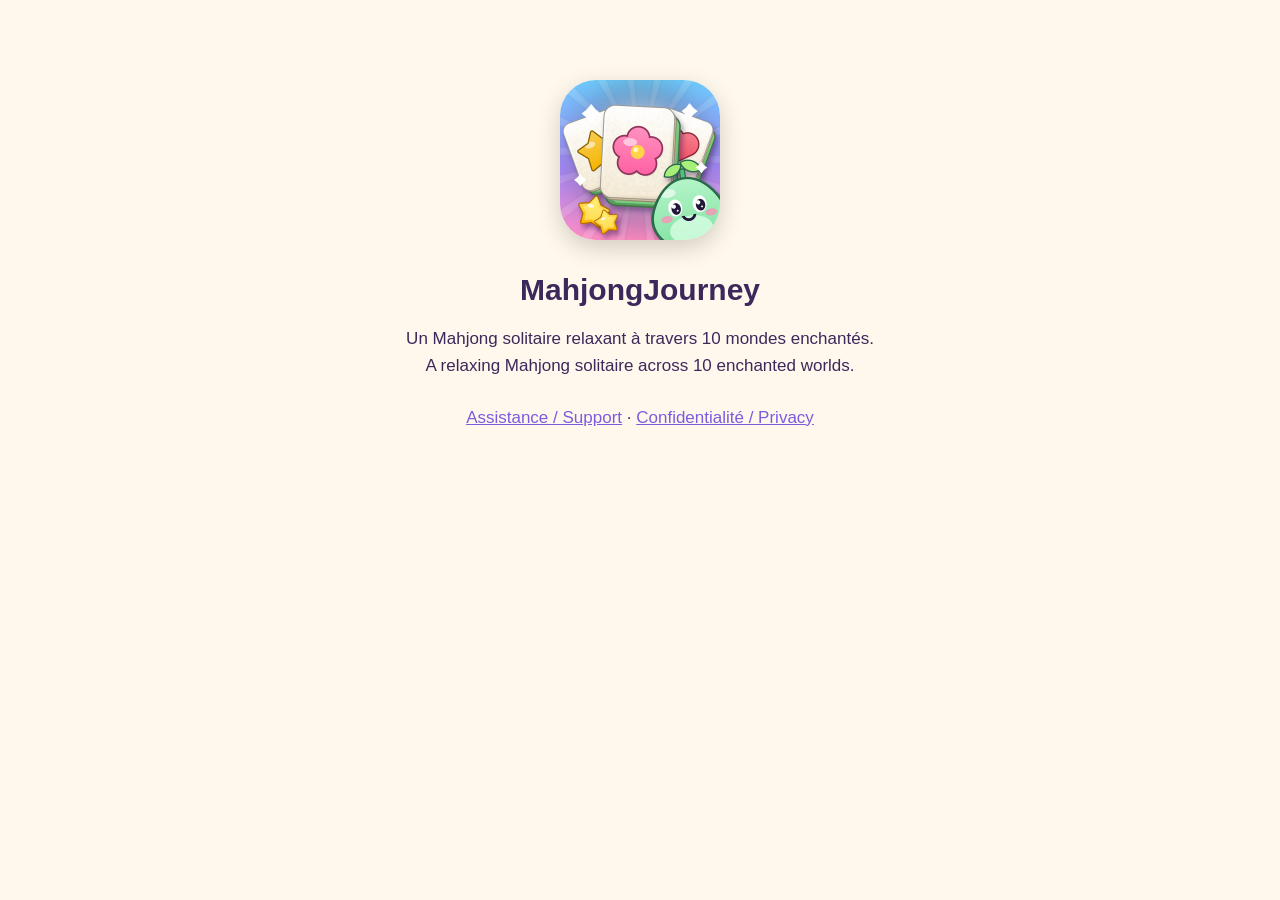
<file: index.html>
<!doctype html>
<html lang="fr">
<head>
<meta charset="utf-8">
<meta name="viewport" content="width=device-width, initial-scale=1">
<title>MahjongJourney</title>
<link rel="stylesheet" href="style.css">
</head>
<body>
<main class="home">
<img src="icon.png" alt="" class="icon" width="160" height="160">
<h1>MahjongJourney</h1>
<p>Un Mahjong solitaire relaxant à travers 10 mondes enchantés.<br><span lang="en">A relaxing Mahjong solitaire across 10 enchanted worlds.</span></p>
<p class="links"><a href="support.html">Assistance / Support</a> · <a href="privacy.html">Confidentialité / Privacy</a></p>
</main>
</body>
</html>
</file>
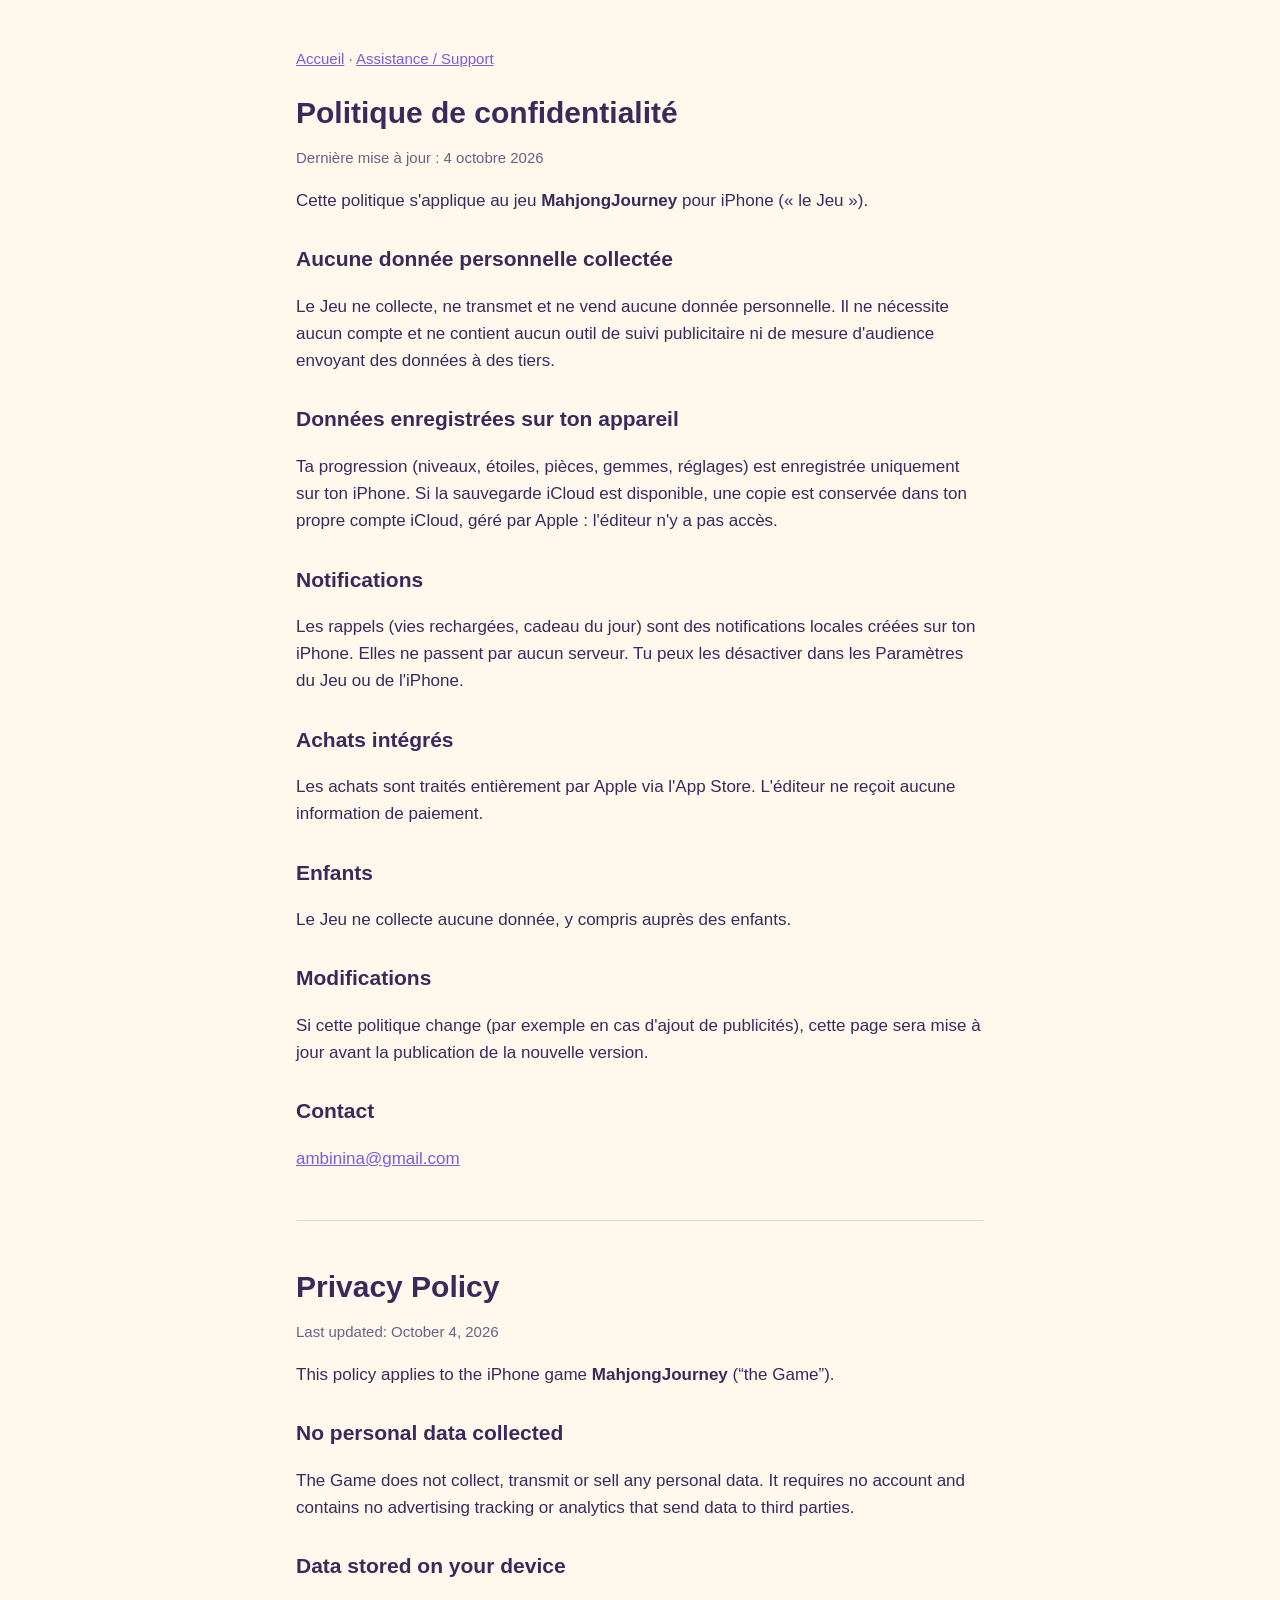
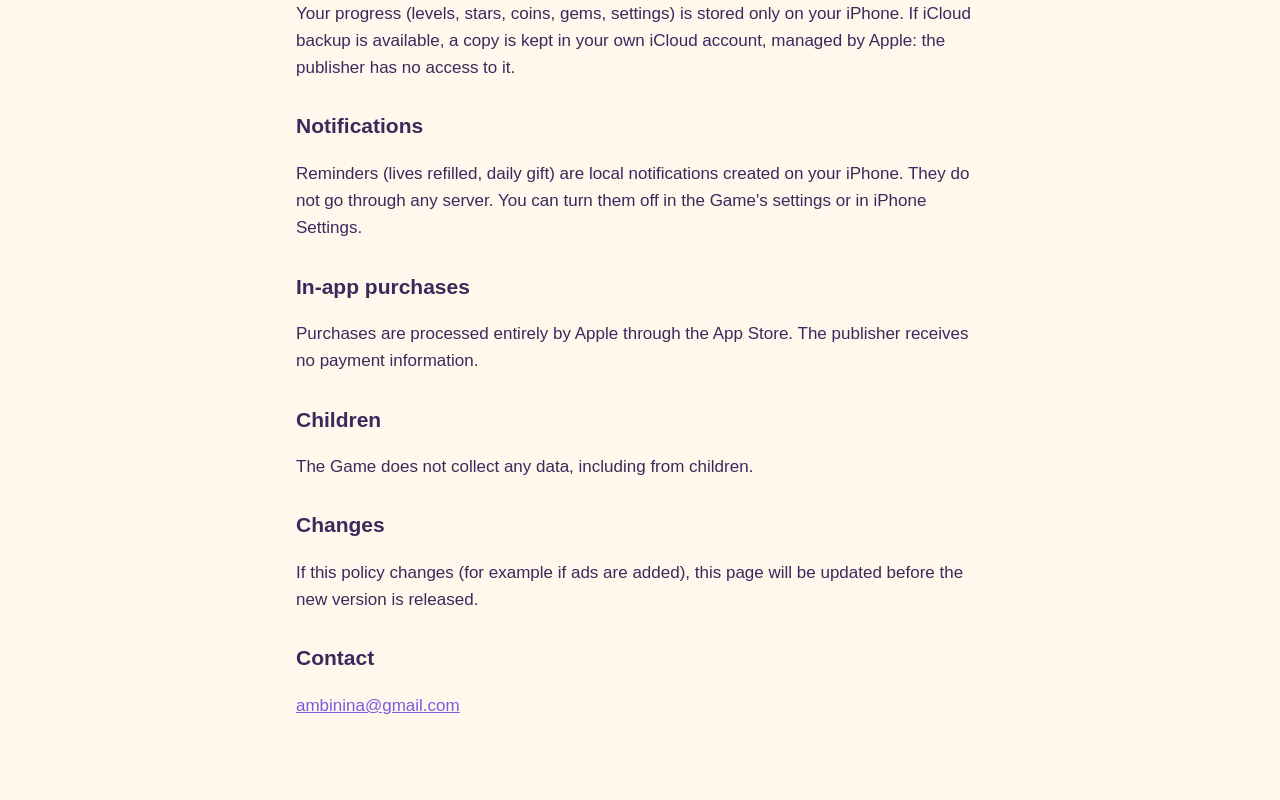
<file: privacy.html>
<!doctype html>
<html lang="fr">
<head>
<meta charset="utf-8">
<meta name="viewport" content="width=device-width, initial-scale=1">
<title>Politique de confidentialité · Privacy Policy</title>
<link rel="stylesheet" href="style.css">
</head>
<body>
<main>
<p class="nav"><a href="index.html">Accueil</a> · <a href="support.html">Assistance / Support</a></p>

<h1>Politique de confidentialité</h1>
<p class="date">Dernière mise à jour : 4 octobre 2026</p>

<p>Cette politique s'applique au jeu <strong>MahjongJourney</strong> pour iPhone (« le Jeu »).</p>

<h2>Aucune donnée personnelle collectée</h2>
<p>Le Jeu ne collecte, ne transmet et ne vend aucune donnée personnelle. Il ne nécessite aucun compte et ne contient aucun outil de suivi publicitaire ni de mesure d'audience envoyant des données à des tiers.</p>

<h2>Données enregistrées sur ton appareil</h2>
<p>Ta progression (niveaux, étoiles, pièces, gemmes, réglages) est enregistrée uniquement sur ton iPhone. Si la sauvegarde iCloud est disponible, une copie est conservée dans ton propre compte iCloud, géré par Apple : l'éditeur n'y a pas accès.</p>

<h2>Notifications</h2>
<p>Les rappels (vies rechargées, cadeau du jour) sont des notifications locales créées sur ton iPhone. Elles ne passent par aucun serveur. Tu peux les désactiver dans les Paramètres du Jeu ou de l'iPhone.</p>

<h2>Achats intégrés</h2>
<p>Les achats sont traités entièrement par Apple via l'App Store. L'éditeur ne reçoit aucune information de paiement.</p>

<h2>Enfants</h2>
<p>Le Jeu ne collecte aucune donnée, y compris auprès des enfants.</p>

<h2>Modifications</h2>
<p>Si cette politique change (par exemple en cas d'ajout de publicités), cette page sera mise à jour avant la publication de la nouvelle version.</p>

<h2>Contact</h2>
<p><a href="mailto:ambinina@gmail.com">ambinina@gmail.com</a></p>

<hr>

<h1 lang="en">Privacy Policy</h1>
<p class="date" lang="en">Last updated: October 4, 2026</p>
<div lang="en">
<p>This policy applies to the iPhone game <strong>MahjongJourney</strong> (“the Game”).</p>

<h2>No personal data collected</h2>
<p>The Game does not collect, transmit or sell any personal data. It requires no account and contains no advertising tracking or analytics that send data to third parties.</p>

<h2>Data stored on your device</h2>
<p>Your progress (levels, stars, coins, gems, settings) is stored only on your iPhone. If iCloud backup is available, a copy is kept in your own iCloud account, managed by Apple: the publisher has no access to it.</p>

<h2>Notifications</h2>
<p>Reminders (lives refilled, daily gift) are local notifications created on your iPhone. They do not go through any server. You can turn them off in the Game's settings or in iPhone Settings.</p>

<h2>In-app purchases</h2>
<p>Purchases are processed entirely by Apple through the App Store. The publisher receives no payment information.</p>

<h2>Children</h2>
<p>The Game does not collect any data, including from children.</p>

<h2>Changes</h2>
<p>If this policy changes (for example if ads are added), this page will be updated before the new version is released.</p>

<h2>Contact</h2>
<p><a href="mailto:ambinina@gmail.com">ambinina@gmail.com</a></p>
</div>
</main>
</body>
</html>
</file>
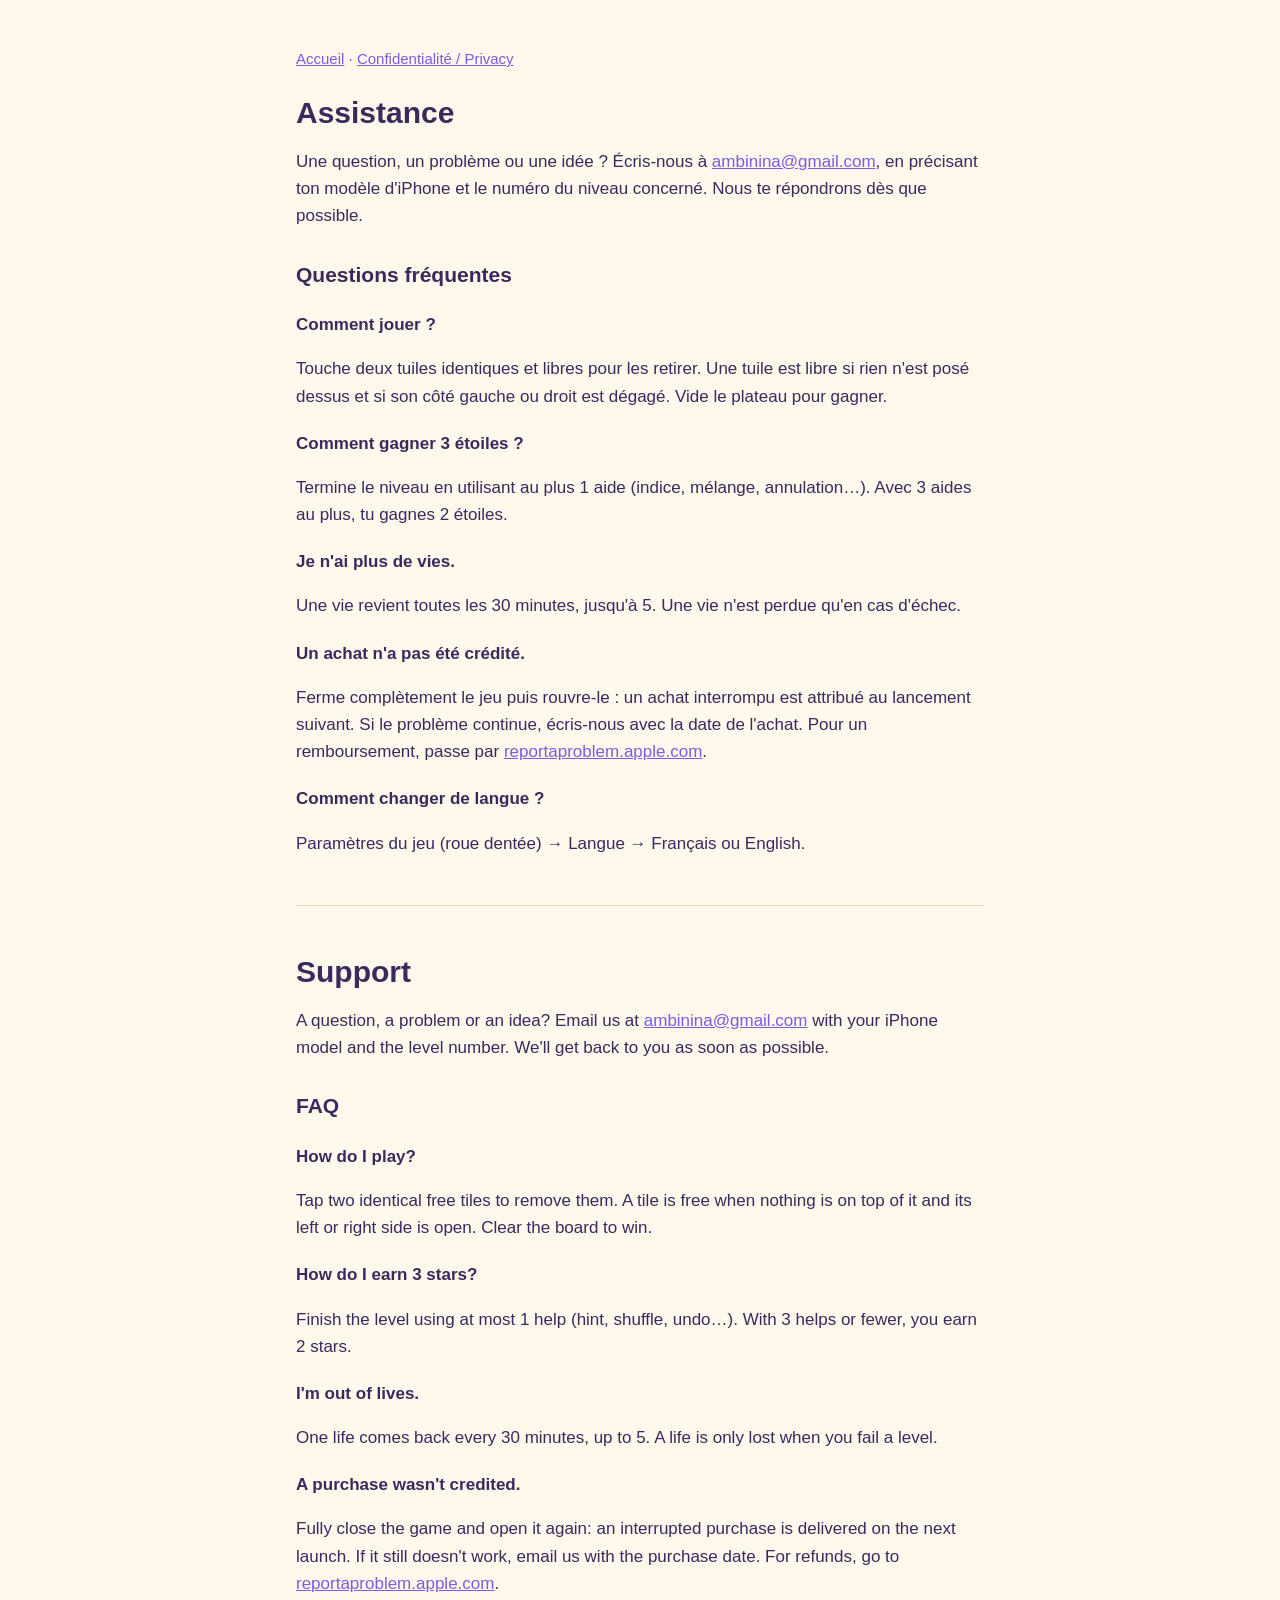
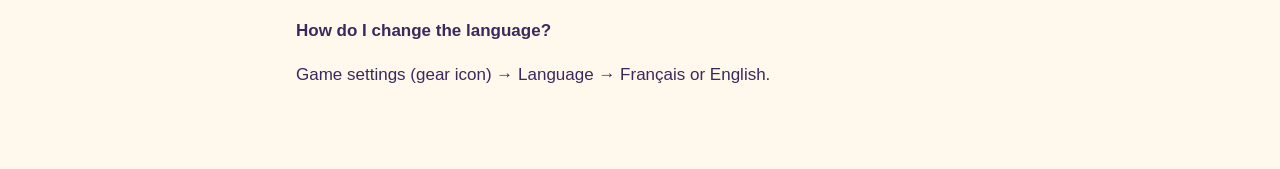
<file: support.html>
<!doctype html>
<html lang="fr">
<head>
<meta charset="utf-8">
<meta name="viewport" content="width=device-width, initial-scale=1">
<title>Assistance · Support</title>
<link rel="stylesheet" href="style.css">
</head>
<body>
<main>
<p class="nav"><a href="index.html">Accueil</a> · <a href="privacy.html">Confidentialité / Privacy</a></p>

<h1>Assistance</h1>
<p>Une question, un problème ou une idée ? Écris-nous à <a href="mailto:ambinina@gmail.com">ambinina@gmail.com</a>, en précisant ton modèle d'iPhone et le numéro du niveau concerné. Nous te répondrons dès que possible.</p>

<h2>Questions fréquentes</h2>
<h3>Comment jouer ?</h3>
<p>Touche deux tuiles identiques et libres pour les retirer. Une tuile est libre si rien n'est posé dessus et si son côté gauche ou droit est dégagé. Vide le plateau pour gagner.</p>
<h3>Comment gagner 3 étoiles ?</h3>
<p>Termine le niveau en utilisant au plus 1 aide (indice, mélange, annulation…). Avec 3 aides au plus, tu gagnes 2 étoiles.</p>
<h3>Je n'ai plus de vies.</h3>
<p>Une vie revient toutes les 30 minutes, jusqu'à 5. Une vie n'est perdue qu'en cas d'échec.</p>
<h3>Un achat n'a pas été crédité.</h3>
<p>Ferme complètement le jeu puis rouvre-le : un achat interrompu est attribué au lancement suivant. Si le problème continue, écris-nous avec la date de l'achat. Pour un remboursement, passe par <a href="https://reportaproblem.apple.com">reportaproblem.apple.com</a>.</p>
<h3>Comment changer de langue ?</h3>
<p>Paramètres du jeu (roue dentée) → Langue → Français ou English.</p>

<hr>

<div lang="en">
<h1>Support</h1>
<p>A question, a problem or an idea? Email us at <a href="mailto:ambinina@gmail.com">ambinina@gmail.com</a> with your iPhone model and the level number. We'll get back to you as soon as possible.</p>

<h2>FAQ</h2>
<h3>How do I play?</h3>
<p>Tap two identical free tiles to remove them. A tile is free when nothing is on top of it and its left or right side is open. Clear the board to win.</p>
<h3>How do I earn 3 stars?</h3>
<p>Finish the level using at most 1 help (hint, shuffle, undo…). With 3 helps or fewer, you earn 2 stars.</p>
<h3>I'm out of lives.</h3>
<p>One life comes back every 30 minutes, up to 5. A life is only lost when you fail a level.</p>
<h3>A purchase wasn't credited.</h3>
<p>Fully close the game and open it again: an interrupted purchase is delivered on the next launch. If it still doesn't work, email us with the purchase date. For refunds, go to <a href="https://reportaproblem.apple.com">reportaproblem.apple.com</a>.</p>
<h3>How do I change the language?</h3>
<p>Game settings (gear icon) → Language → Français or English.</p>
</div>
</main>
</body>
</html>
</file>
<file: style.css>
:root { --bg: #fff8ec; --ink: #3a2a5c; --soft: #6d5f86; --accent: #7b5ce0; --line: #ead9b8; }
@media (prefers-color-scheme: dark) { :root { --bg: #1d1730; --ink: #f2ecff; --soft: #b9aed3; --accent: #b79cff; --line: #3a3156; } }
* { box-sizing: border-box; }
body { margin: 0; background: var(--bg); color: var(--ink); font: 17px/1.6 -apple-system, BlinkMacSystemFont, "Segoe UI", Roboto, sans-serif; }
main { max-width: 720px; margin: 0 auto; padding: 32px 16px 64px; }
h1 { font-size: 30px; line-height: 1.2; margin: 24px 0 8px; }
h2 { font-size: 21px; margin: 28px 0 6px; }
h3 { font-size: 17px; margin: 20px 0 4px; }
a { color: var(--accent); }
.nav, .date { color: var(--soft); font-size: 15px; }
hr { border: 0; border-top: 1px solid var(--line); margin: 48px 0; }
.home { text-align: center; padding-top: 80px; }
.icon { border-radius: 36px; box-shadow: 0 8px 24px rgba(0,0,0,.18); }
.links { margin-top: 24px; }
</file>
